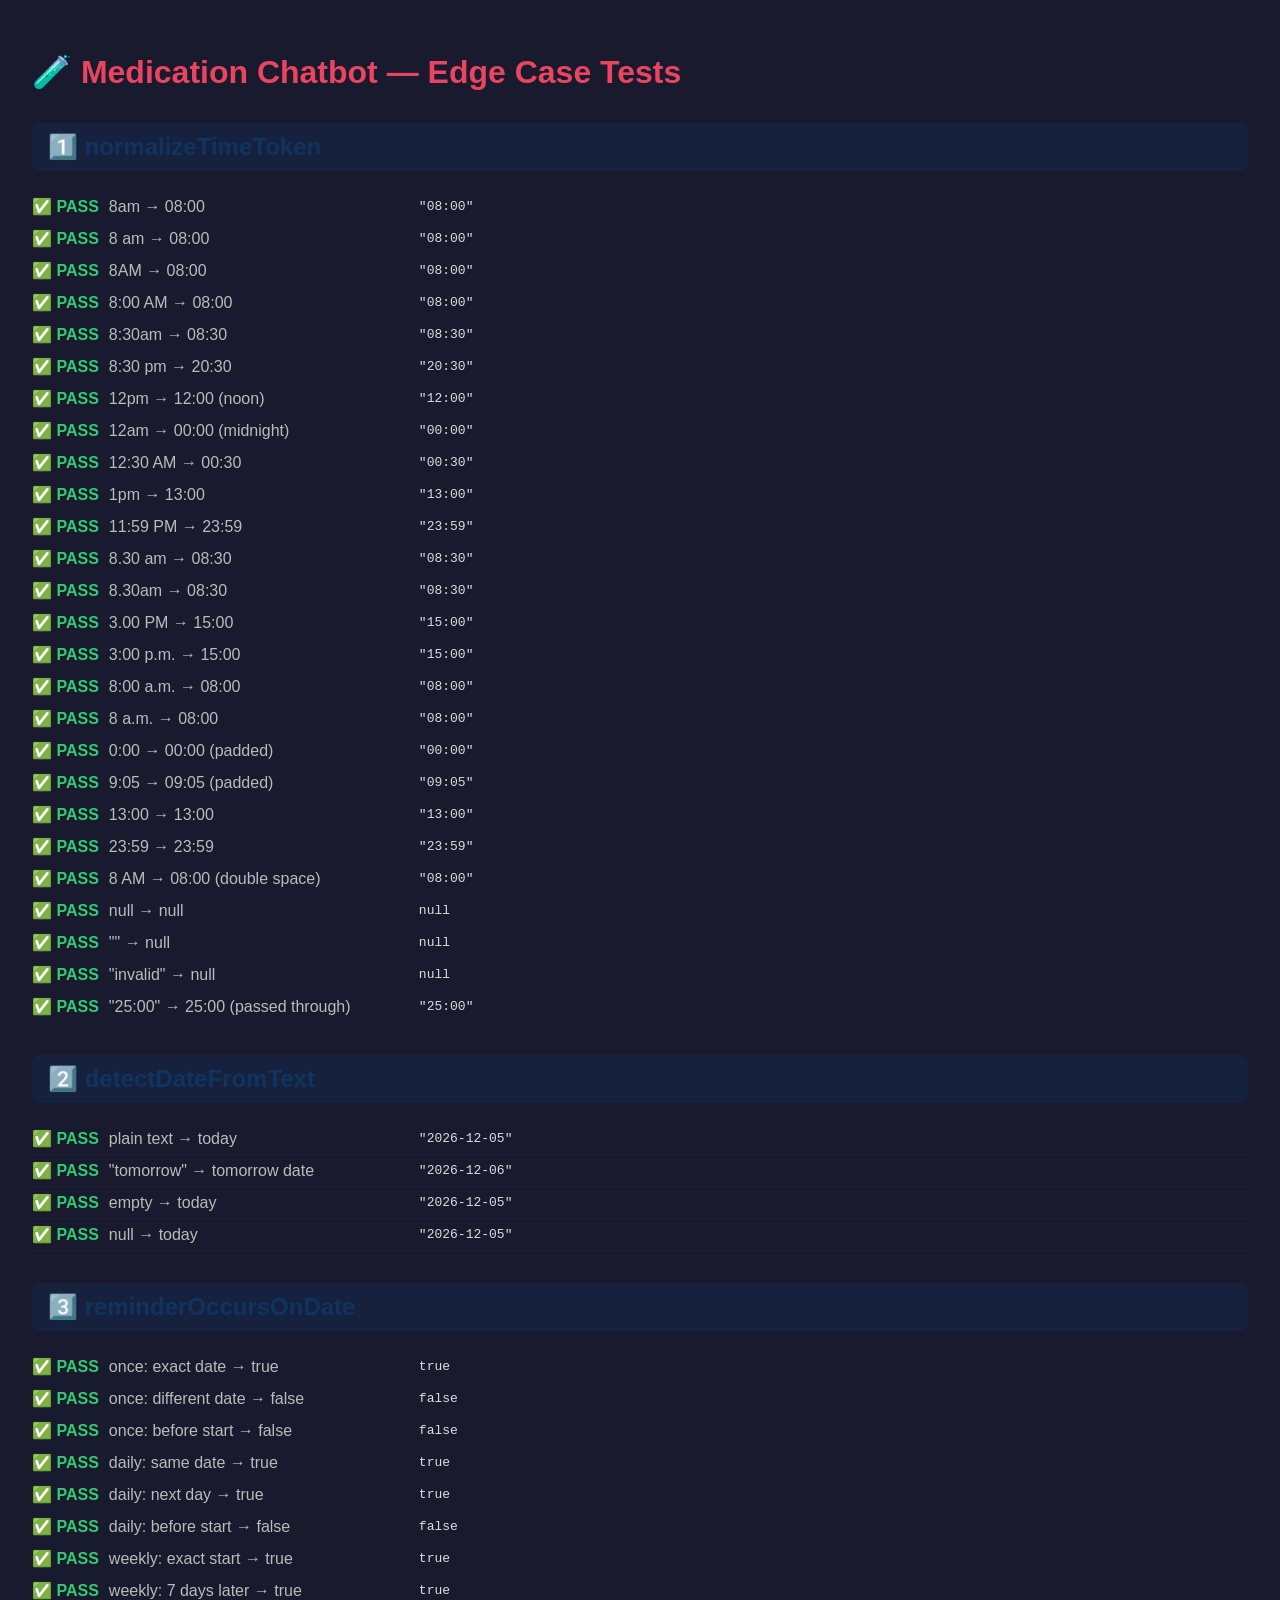
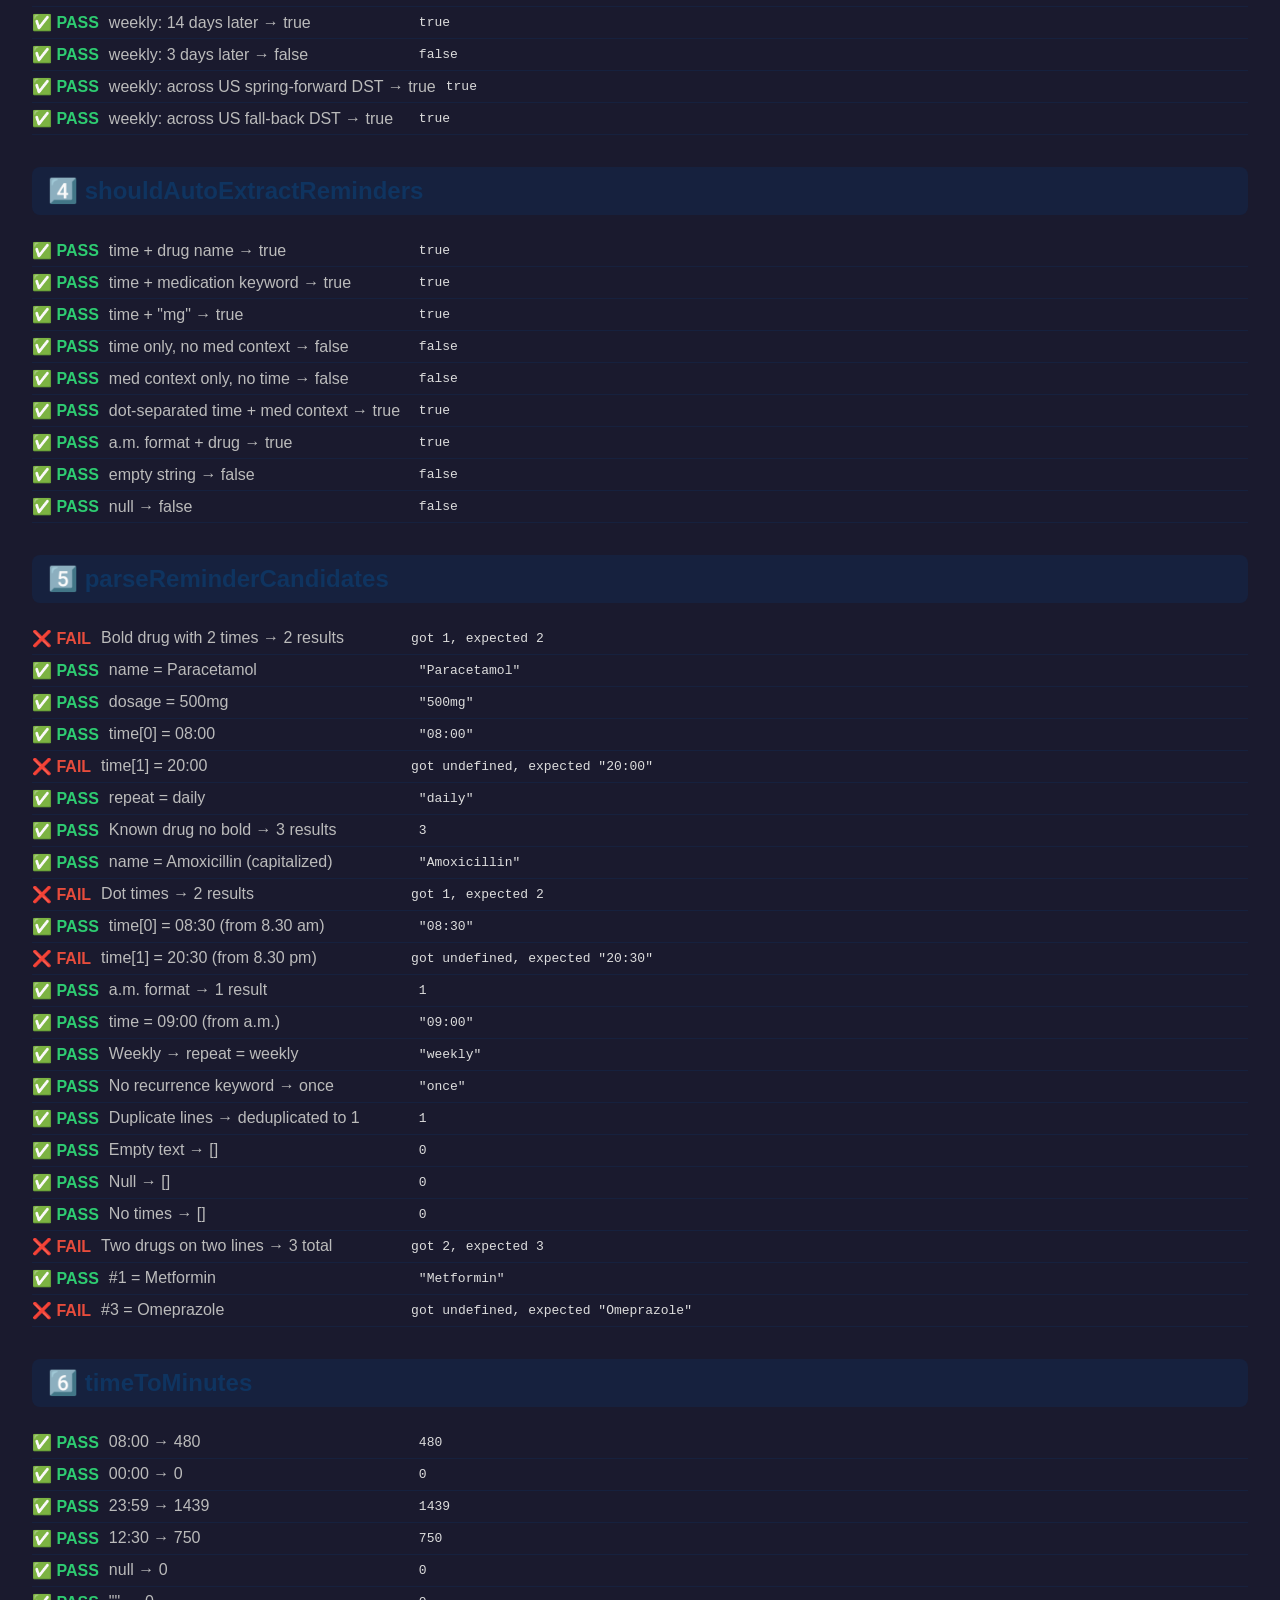
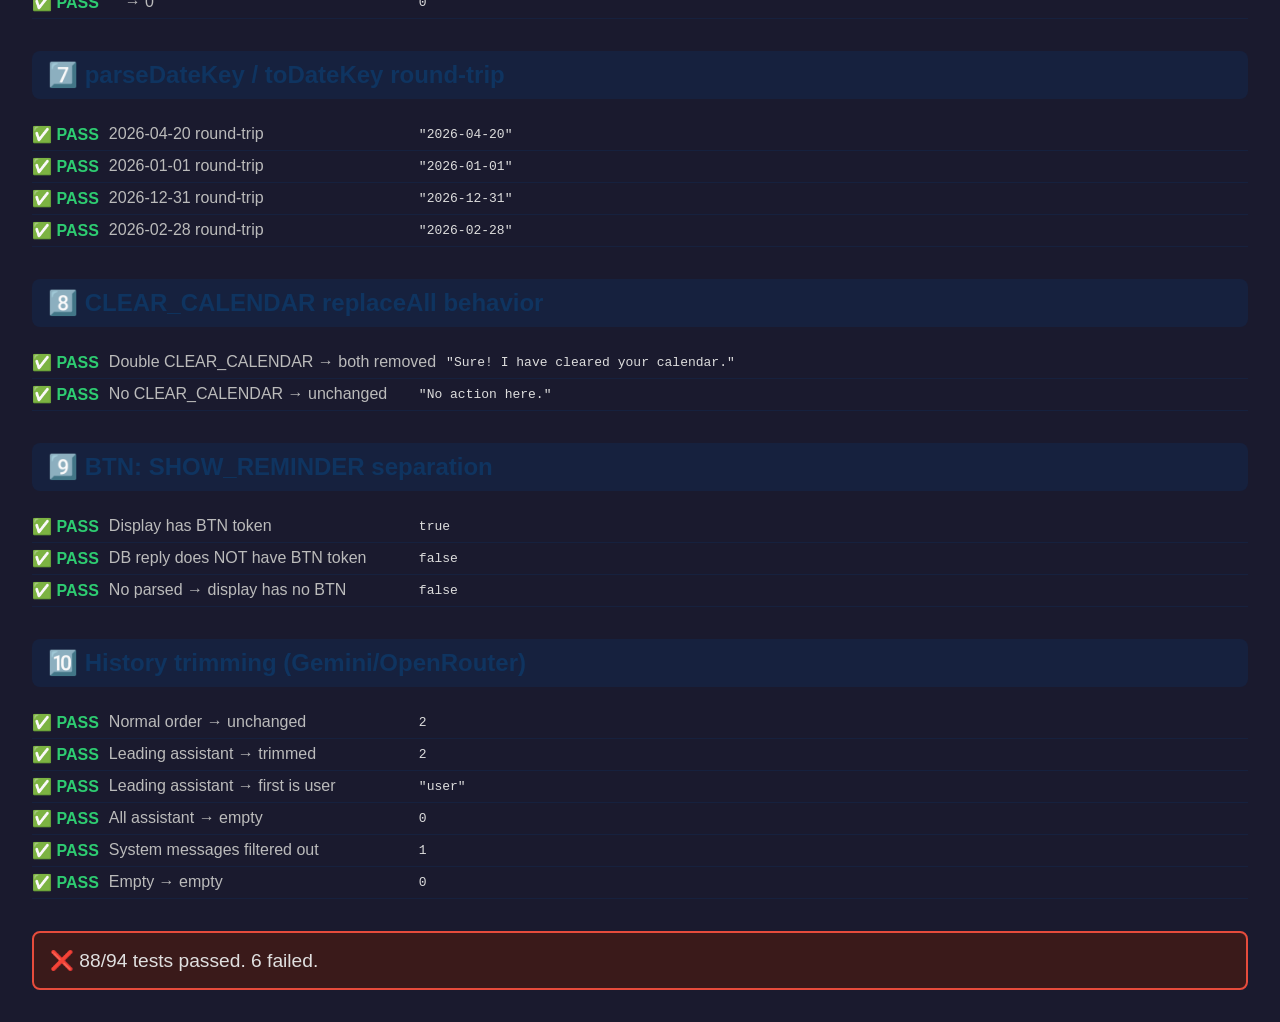
<file: static/js/test_edge_cases.html>
<!DOCTYPE html>
<html lang="en">
<head>
    <meta charset="UTF-8">
    <title>Edge Case Tests — Medication Chatbot</title>
    <style>
        body { font-family: 'Segoe UI', sans-serif; background: #1a1a2e; color: #e0e0e0; padding: 24px; }
        h1 { color: #e94560; }
        h2 { color: #0f3460; background: #16213e; padding: 10px 16px; border-radius: 8px; margin-top: 32px; }
        .test { padding: 6px 0; border-bottom: 1px solid #16213e; display: flex; align-items: center; gap: 10px; }
        .pass { color: #2ecc71; font-weight: bold; }
        .fail { color: #e74c3c; font-weight: bold; }
        .label { color: #bbb; min-width: 300px; }
        .value { color: #ddd; font-family: monospace; }
        .summary { margin-top: 32px; font-size: 1.2em; padding: 16px; border-radius: 8px; }
        .summary.all-pass { background: #1a3a2a; border: 2px solid #2ecc71; }
        .summary.has-fail { background: #3a1a1a; border: 2px solid #e74c3c; }
    </style>
</head>
<body>
    <h1>🧪 Medication Chatbot — Edge Case Tests</h1>
    <div id="results"></div>
    <div id="summary"></div>

    <script>
    // ══════════════════════════════════════════════════════
    // Copy the functions under test from main.js
    // ══════════════════════════════════════════════════════

    const KNOWN_DRUGS_RE = /paracetamol|ibuprofen|amoxicillin|aspirin|metformin|omeprazole|atorvastatin|cetirizine|azithromycin|ciprofloxacin|pantoprazole|crocin|dolo|combiflam|augmentin|calpol|disprin|ecosprin|glycomet|montair|montelukast|levocetirizine|ranitidine|domperidone|ondansetron|diclofenac|aceclofenac|losartan|amlodipine|telmisartan/i;

    function normalizeTimeToken(token) {
        if (!token) return null;
        let t = token.trim().toLowerCase();
        t = t.replace(/a\.\s?m\.?/g, 'am').replace(/p\.\s?m\.?/g, 'pm');
        t = t.replace(/^(\d{1,2})\.(\d{2})/, '$1:$2');
        t = t.replace(/\s+/g, ' ').trim();
        const bare24 = t.match(/^(\d{1,2}):(\d{2})$/);
        if (bare24) {
            return `${String(bare24[1]).padStart(2, '0')}:${bare24[2]}`;
        }
        const m = t.match(/^(\d{1,2})(?::(\d{2}))?\s*(am|pm)$/);
        if (!m) return null;
        let h = Number(m[1]);
        const min = Number(m[2] || 0);
        const ap = m[3];
        if (ap === 'pm' && h < 12) h += 12;
        if (ap === 'am' && h === 12) h = 0;
        return `${String(h).padStart(2, '0')}:${String(min).padStart(2, '0')}`;
    }

    function toDateKey(dateObj) {
        const y = dateObj.getFullYear();
        const m = String(dateObj.getMonth() + 1).padStart(2, '0');
        const d = String(dateObj.getDate()).padStart(2, '0');
        return `${y}-${m}-${d}`;
    }

    function parseDateKey(dateKey) {
        const [y, m, d] = dateKey.split('-').map(Number);
        return new Date(y, (m || 1) - 1, d || 1);
    }

    function timeToMinutes(t) {
        const [h, m] = (t || '00:00').split(':').map(Number);
        return (h || 0) * 60 + (m || 0);
    }

    function detectDateFromText(text) {
        const lower = (text || '').toLowerCase();
        const today = new Date();
        if (lower.includes('tomorrow')) {
            const d = new Date(today);
            d.setDate(d.getDate() + 1);
            return toDateKey(d);
        }
        return toDateKey(today);
    }

    function reminderOccursOnDate(reminder, dateObj) {
        const dateKey = toDateKey(dateObj);
        const start = parseDateKey(reminder.date);
        const current = parseDateKey(dateKey);
        start.setHours(12, 0, 0, 0);
        current.setHours(12, 0, 0, 0);
        if (current < start) return false;
        if (reminder.repeat === 'daily') return true;
        if (reminder.repeat === 'weekly') {
            const diffDays = Math.round((current - start) / (1000 * 60 * 60 * 24));
            return diffDays % 7 === 0;
        }
        return reminder.date === dateKey;
    }

    function shouldAutoExtractReminders(text) {
        const value = (text || '').toLowerCase();
        const hasTime = /\b\d{1,2}[:.]\d{2}\b|\b\d{1,2}(?:[:.]\d{2})?\s*(?:a\.?m\.?|p\.?m\.?)\b/i.test(value);
        const hasMedicationContext = KNOWN_DRUGS_RE.test(value) || /medicine|medication|tablet|capsule|syrup|dose|dosage|prescription|reminder|take|mg|ml|mcg|before food|after food|before meal|after meal|twice a day|three times|thrice|once daily|every \d+ hours|morning|evening|night|bedtime/.test(value);
        return hasTime && hasMedicationContext;
    }

    function parseReminderCandidates(rawText) {
        const text = (rawText || '').slice(0, 7000);
        if (!text.trim()) return [];
        const sentences = text.split(/\n|(?<=\w)\.\s|;/).map(s => s.trim()).filter(Boolean);
        const results = [];

        for (const sentence of sentences) {
            const timeMatches = sentence.match(/\b\d{1,2}[:.]\d{2}\b|\b\d{1,2}(?:[:.]\d{2})?\s*(?:a\.?m\.?|p\.?m\.?)\b/gi) || [];
            if (!timeMatches.length) continue;

            let repeat = 'once';
            if (/daily|every day|everyday|each day|once daily|twice daily|twice a day/i.test(sentence)) repeat = 'daily';
            else if (/weekly|every week|once a week/i.test(sentence)) repeat = 'weekly';

            const dosageMatch = sentence.match(/\b\d+\s?(mg|ml|mcg|g|tablet(?:s)?|capsule(?:s)?|drops?)\b/i);
            const dosage = dosageMatch ? dosageMatch[0] : '';

            let medName = '';
            const boldMatch = sentence.match(/\*\*([^*]+)\*\*/);
            if (boldMatch) {
                medName = boldMatch[1].trim();
            }

            if (!medName) {
                const drugMatch = sentence.match(KNOWN_DRUGS_RE);
                if (drugMatch) {
                    medName = drugMatch[0].charAt(0).toUpperCase() + drugMatch[0].slice(1).toLowerCase();
                }
            }

            for (const tm of timeMatches) {
                const normTime = normalizeTimeToken(tm);
                if (!normTime) continue;
                const date = detectDateFromText(sentence);

                let name = medName;
                if (!name) {
                    const beforeTime = sentence.split(tm)[0] || sentence;
                    const cleaned = beforeTime
                        .replace(/\*\*/g, '')
                        .replace(/\b(take|set|add|medicine|medication|reminder|at|for|please|timing|time|and|the|your|should|can|you|i|my)\b/gi, ' ')
                        .replace(/\s+/g, ' ')
                        .trim();
                    name = cleaned.split(' ').slice(-3).join(' ').trim();
                    if (!name || name.length < 2) name = 'Medication';
                }

                name = name.replace(/^\d+[.)]\s*/, '').replace(/\*\*/g, '').trim();
                if (!name) name = 'Medication';

                results.push({ name, dosage, date, time: normTime, repeat, notes: sentence.replace(/\*\*/g, '') });
            }
        }

        const unique = [];
        const seen = new Set();
        results.forEach(r => {
            const key = `${r.name.toLowerCase()}|${r.date}|${r.time}|${r.repeat}`;
            if (seen.has(key)) return;
            seen.add(key);
            unique.push(r);
        });
        return unique;
    }


    // ══════════════════════════════════════════════════════
    // Test runner
    // ══════════════════════════════════════════════════════

    let totalTests = 0;
    let passedTests = 0;
    const resultsDiv = document.getElementById('results');

    function section(title) {
        const h = document.createElement('h2');
        h.textContent = title;
        resultsDiv.appendChild(h);
    }

    function test(label, actual, expected) {
        totalTests++;
        const pass = JSON.stringify(actual) === JSON.stringify(expected);
        if (pass) passedTests++;
        const div = document.createElement('div');
        div.className = 'test';
        div.innerHTML = `
            <span class="${pass ? 'pass' : 'fail'}">${pass ? '✅ PASS' : '❌ FAIL'}</span>
            <span class="label">${label}</span>
            <span class="value">${pass ? JSON.stringify(actual) : `got ${JSON.stringify(actual)}, expected ${JSON.stringify(expected)}`}</span>
        `;
        resultsDiv.appendChild(div);
    }


    // ══════════════════════════════════════════════════════
    // 1️⃣ normalizeTimeToken
    // ══════════════════════════════════════════════════════
    section('1️⃣ normalizeTimeToken');

    // Basic 12h formats
    test('8am → 08:00',                normalizeTimeToken('8am'),       '08:00');
    test('8 am → 08:00',               normalizeTimeToken('8 am'),      '08:00');
    test('8AM → 08:00',                 normalizeTimeToken('8AM'),       '08:00');
    test('8:00 AM → 08:00',            normalizeTimeToken('8:00 AM'),   '08:00');
    test('8:30am → 08:30',             normalizeTimeToken('8:30am'),    '08:30');
    test('8:30 pm → 20:30',            normalizeTimeToken('8:30 pm'),   '20:30');
    test('12pm → 12:00 (noon)',         normalizeTimeToken('12pm'),      '12:00');
    test('12am → 00:00 (midnight)',     normalizeTimeToken('12am'),      '00:00');
    test('12:30 AM → 00:30',           normalizeTimeToken('12:30 AM'),  '00:30');
    test('1pm → 13:00',                 normalizeTimeToken('1pm'),       '13:00');
    test('11:59 PM → 23:59',           normalizeTimeToken('11:59 PM'),  '23:59');

    // Dot-separated times
    test('8.30 am → 08:30',            normalizeTimeToken('8.30 am'),   '08:30');
    test('8.30am → 08:30',             normalizeTimeToken('8.30am'),    '08:30');
    test('3.00 PM → 15:00',            normalizeTimeToken('3.00 PM'),   '15:00');

    // Period-style AM/PM
    test('3:00 p.m. → 15:00',          normalizeTimeToken('3:00 p.m.'), '15:00');
    test('8:00 a.m. → 08:00',          normalizeTimeToken('8:00 a.m.'), '08:00');
    test('8 a.m. → 08:00',             normalizeTimeToken('8 a.m.'),    '08:00');

    // Bare 24h format with padding
    test('0:00 → 00:00 (padded)',       normalizeTimeToken('0:00'),      '00:00');
    test('9:05 → 09:05 (padded)',       normalizeTimeToken('9:05'),      '09:05');
    test('13:00 → 13:00',              normalizeTimeToken('13:00'),     '13:00');
    test('23:59 → 23:59',              normalizeTimeToken('23:59'),     '23:59');

    // Double space
    test('8  AM → 08:00 (double space)', normalizeTimeToken('8  AM'),    '08:00');

    // Invalid inputs
    test('null → null',                 normalizeTimeToken(null),        null);
    test('"" → null',                   normalizeTimeToken(''),          null);
    test('"invalid" → null',            normalizeTimeToken('invalid'),   null);
    test('"25:00" → 25:00 (passed through)', normalizeTimeToken('25:00'), '25:00'); // no validation of range, just padding


    // ══════════════════════════════════════════════════════
    // 2️⃣ detectDateFromText
    // ══════════════════════════════════════════════════════
    section('2️⃣ detectDateFromText');

    const todayKey = toDateKey(new Date());
    const tmrw = new Date(); tmrw.setDate(tmrw.getDate() + 1);
    const tmrwKey = toDateKey(tmrw);

    test('plain text → today',           detectDateFromText('Take ibuprofen at 8am'),   todayKey);
    test('"tomorrow" → tomorrow date',   detectDateFromText('Take it tomorrow at 9am'), tmrwKey);
    test('empty → today',                detectDateFromText(''),                          todayKey);
    test('null → today',                 detectDateFromText(null),                        todayKey);


    // ══════════════════════════════════════════════════════
    // 3️⃣ reminderOccursOnDate
    // ══════════════════════════════════════════════════════
    section('3️⃣ reminderOccursOnDate');

    // Once
    test('once: exact date → true', reminderOccursOnDate(
        { date: '2026-04-20', repeat: 'once' },
        new Date(2026, 3, 20)
    ), true);
    test('once: different date → false', reminderOccursOnDate(
        { date: '2026-04-20', repeat: 'once' },
        new Date(2026, 3, 21)
    ), false);
    test('once: before start → false', reminderOccursOnDate(
        { date: '2026-04-20', repeat: 'once' },
        new Date(2026, 3, 19)
    ), false);

    // Daily
    test('daily: same date → true', reminderOccursOnDate(
        { date: '2026-04-20', repeat: 'daily' },
        new Date(2026, 3, 20)
    ), true);
    test('daily: next day → true', reminderOccursOnDate(
        { date: '2026-04-20', repeat: 'daily' },
        new Date(2026, 3, 25)
    ), true);
    test('daily: before start → false', reminderOccursOnDate(
        { date: '2026-04-20', repeat: 'daily' },
        new Date(2026, 3, 19)
    ), false);

    // Weekly
    test('weekly: exact start → true', reminderOccursOnDate(
        { date: '2026-04-20', repeat: 'weekly' },
        new Date(2026, 3, 20)
    ), true);
    test('weekly: 7 days later → true', reminderOccursOnDate(
        { date: '2026-04-20', repeat: 'weekly' },
        new Date(2026, 3, 27)
    ), true);
    test('weekly: 14 days later → true', reminderOccursOnDate(
        { date: '2026-04-20', repeat: 'weekly' },
        new Date(2026, 4, 4)
    ), true);
    test('weekly: 3 days later → false', reminderOccursOnDate(
        { date: '2026-04-20', repeat: 'weekly' },
        new Date(2026, 3, 23)
    ), false);

    // Weekly across DST boundary (US spring forward: March 8, 2026)
    test('weekly: across US spring-forward DST → true', reminderOccursOnDate(
        { date: '2026-03-01', repeat: 'weekly' },
        new Date(2026, 2, 15) // 14 days = 2 weeks
    ), true);

    // Weekly across DST fall back (US: Nov 1, 2026)
    test('weekly: across US fall-back DST → true', reminderOccursOnDate(
        { date: '2026-10-25', repeat: 'weekly' },
        new Date(2026, 10, 1) // 7 days
    ), true);


    // ══════════════════════════════════════════════════════
    // 4️⃣ shouldAutoExtractReminders
    // ══════════════════════════════════════════════════════
    section('4️⃣ shouldAutoExtractReminders');

    test('time + drug name → true',
        shouldAutoExtractReminders('Take paracetamol at 8:00 AM'), true);
    test('time + medication keyword → true',
        shouldAutoExtractReminders('Take your medication at 9:00 AM daily'), true);
    test('time + "mg" → true',
        shouldAutoExtractReminders('500mg at 8:00 AM'), true);
    test('time only, no med context → false',
        shouldAutoExtractReminders('Meet at 8:00 AM'), false);
    test('med context only, no time → false',
        shouldAutoExtractReminders('Take paracetamol after food'), false);
    test('dot-separated time + med context → true',
        shouldAutoExtractReminders('Take 500mg tablet at 8.30 am'), true);
    test('a.m. format + drug → true',
        shouldAutoExtractReminders('Take aspirin at 8:00 a.m.'), true);
    test('empty string → false',
        shouldAutoExtractReminders(''), false);
    test('null → false',
        shouldAutoExtractReminders(null), false);


    // ══════════════════════════════════════════════════════
    // 5️⃣ parseReminderCandidates
    // ══════════════════════════════════════════════════════
    section('5️⃣ parseReminderCandidates');

    // Basic bold medication
    const r1 = parseReminderCandidates('Take **Paracetamol** 500mg at 8:00 AM and 8:00 PM daily');
    test('Bold drug with 2 times → 2 results',    r1.length, 2);
    test('  name = Paracetamol',                   r1[0]?.name, 'Paracetamol');
    test('  dosage = 500mg',                       r1[0]?.dosage, '500mg');
    test('  time[0] = 08:00',                      r1[0]?.time, '08:00');
    test('  time[1] = 20:00',                      r1[1]?.time, '20:00');
    test('  repeat = daily',                       r1[0]?.repeat, 'daily');

    // Known drug without bold
    const r2 = parseReminderCandidates('Take amoxicillin 250mg at 7:00 AM, 3:00 PM, and 11:00 PM daily');
    test('Known drug no bold → 3 results',         r2.length, 3);
    test('  name = Amoxicillin (capitalized)',      r2[0]?.name, 'Amoxicillin');

    // Dot-separated times
    const r3 = parseReminderCandidates('Take **Ibuprofen** 400mg at 8.30 am and 8.30 pm daily');
    test('Dot times → 2 results',                  r3.length, 2);
    test('  time[0] = 08:30 (from 8.30 am)',       r3[0]?.time, '08:30');
    test('  time[1] = 20:30 (from 8.30 pm)',       r3[1]?.time, '20:30');

    // a.m./p.m. format
    const r4 = parseReminderCandidates('Take **Aspirin** 100mg at 9:00 a.m. daily');
    test('a.m. format → 1 result',                 r4.length, 1);
    test('  time = 09:00 (from a.m.)',             r4[0]?.time, '09:00');

    // Weekly recurrence
    const r5 = parseReminderCandidates('Take **Vitamin D** 1000mg at 10:00 AM every week');
    test('Weekly → repeat = weekly',               r5[0]?.repeat, 'weekly');

    // Once (no recurrence keyword)
    const r6 = parseReminderCandidates('Take **Ibuprofen** 400mg at 2:00 PM');
    test('No recurrence keyword → once',           r6[0]?.repeat, 'once');

    // Deduplication
    const r7 = parseReminderCandidates('Take **Paracetamol** at 8:00 AM daily\nTake **Paracetamol** at 8:00 AM daily');
    test('Duplicate lines → deduplicated to 1',    r7.length, 1);

    // Empty / null
    test('Empty text → []',                        parseReminderCandidates('').length, 0);
    test('Null → []',                              parseReminderCandidates(null).length, 0);
    test('No times → []',                          parseReminderCandidates('Take paracetamol after food').length, 0);

    // Multi-line with different drugs
    const r8 = parseReminderCandidates(
        'Take **Metformin** 500mg at 8:00 AM and 8:00 PM daily\n' +
        'Take **Omeprazole** 20mg at 7:00 AM before food daily'
    );
    test('Two drugs on two lines → 3 total',       r8.length, 3);
    test('  #1 = Metformin',                       r8[0]?.name, 'Metformin');
    test('  #3 = Omeprazole',                      r8[2]?.name, 'Omeprazole');


    // ══════════════════════════════════════════════════════
    // 6️⃣ timeToMinutes
    // ══════════════════════════════════════════════════════
    section('6️⃣ timeToMinutes');

    test('08:00 → 480',    timeToMinutes('08:00'), 480);
    test('00:00 → 0',      timeToMinutes('00:00'), 0);
    test('23:59 → 1439',   timeToMinutes('23:59'), 1439);
    test('12:30 → 750',    timeToMinutes('12:30'), 750);
    test('null → 0',       timeToMinutes(null), 0);
    test('"" → 0',         timeToMinutes(''), 0);


    // ══════════════════════════════════════════════════════
    // 7️⃣ parseDateKey / toDateKey round-trip
    // ══════════════════════════════════════════════════════
    section('7️⃣ parseDateKey / toDateKey round-trip');

    test('2026-04-20 round-trip',  toDateKey(parseDateKey('2026-04-20')), '2026-04-20');
    test('2026-01-01 round-trip',  toDateKey(parseDateKey('2026-01-01')), '2026-01-01');
    test('2026-12-31 round-trip',  toDateKey(parseDateKey('2026-12-31')), '2026-12-31');
    test('2026-02-28 round-trip',  toDateKey(parseDateKey('2026-02-28')), '2026-02-28');


    // ══════════════════════════════════════════════════════
    // 8️⃣ CLEAR_CALENDAR replaceAll
    // ══════════════════════════════════════════════════════
    section('8️⃣ CLEAR_CALENDAR replaceAll behavior');

    const testReply1 = 'Sure! [ACTION: CLEAR_CALENDAR] I have cleared your calendar. [ACTION: CLEAR_CALENDAR]';
    const cleaned1 = testReply1.replaceAll('[ACTION: CLEAR_CALENDAR]', '').trim();
    test('Double CLEAR_CALENDAR → both removed', cleaned1, 'Sure!  I have cleared your calendar.');

    const testReply2 = 'No action here.';
    const cleaned2 = testReply2.replaceAll('[ACTION: CLEAR_CALENDAR]', '').trim();
    test('No CLEAR_CALENDAR → unchanged', cleaned2, 'No action here.');


    // ══════════════════════════════════════════════════════
    // 9️⃣ BTN: SHOW_REMINDER separation logic
    // ══════════════════════════════════════════════════════
    section('9️⃣ BTN: SHOW_REMINDER separation');

    function simulateBtnLogic(reply, totalParsed) {
        const displayReply = totalParsed > 0 ? reply + '\n\n[BTN: SHOW_REMINDER]' : reply;
        return { displayReply, dbReply: reply };
    }

    const btn1 = simulateBtnLogic('Take Paracetamol 500mg at 8:00 AM', 2);
    test('Display has BTN token', btn1.displayReply.includes('[BTN: SHOW_REMINDER]'), true);
    test('DB reply does NOT have BTN token', btn1.dbReply.includes('[BTN: SHOW_REMINDER]'), false);

    const btn2 = simulateBtnLogic('I cannot help with that.', 0);
    test('No parsed → display has no BTN', btn2.displayReply.includes('[BTN: SHOW_REMINDER]'), false);


    // ══════════════════════════════════════════════════════
    // 🔟 Gemini/OpenRouter history trimming logic
    // ══════════════════════════════════════════════════════
    section('🔟 History trimming (Gemini/OpenRouter)');

    function trimHistory(messages) {
        let history = messages.filter(m => m.role === 'user' || m.role === 'assistant');
        if (history.length > 20) history = history.slice(-20);
        while (history.length && history[0].role !== 'user') {
            history.shift();
        }
        return history;
    }

    test('Normal order → unchanged', trimHistory([
        { role: 'user', content: 'hi' },
        { role: 'assistant', content: 'hello' }
    ]).length, 2);

    test('Leading assistant → trimmed', trimHistory([
        { role: 'assistant', content: 'hello' },
        { role: 'user', content: 'hi' },
        { role: 'assistant', content: 'yes' }
    ]).length, 2);

    test('Leading assistant → first is user', trimHistory([
        { role: 'assistant', content: 'hello' },
        { role: 'user', content: 'hi' }
    ])[0].role, 'user');

    test('All assistant → empty', trimHistory([
        { role: 'assistant', content: 'a' },
        { role: 'assistant', content: 'b' }
    ]).length, 0);

    test('System messages filtered out', trimHistory([
        { role: 'system', content: 'sys' },
        { role: 'user', content: 'hi' }
    ]).length, 1);

    test('Empty → empty', trimHistory([]).length, 0);


    // ══════════════════════════════════════════════════════
    // Summary
    // ══════════════════════════════════════════════════════
    const summaryDiv = document.getElementById('summary');
    const allPass = passedTests === totalTests;
    summaryDiv.className = `summary ${allPass ? 'all-pass' : 'has-fail'}`;
    summaryDiv.innerHTML = allPass
        ? `✅ All ${totalTests} tests passed!`
        : `❌ ${passedTests}/${totalTests} tests passed. ${totalTests - passedTests} failed.`;

    </script>
</body>
</html>
</file>
